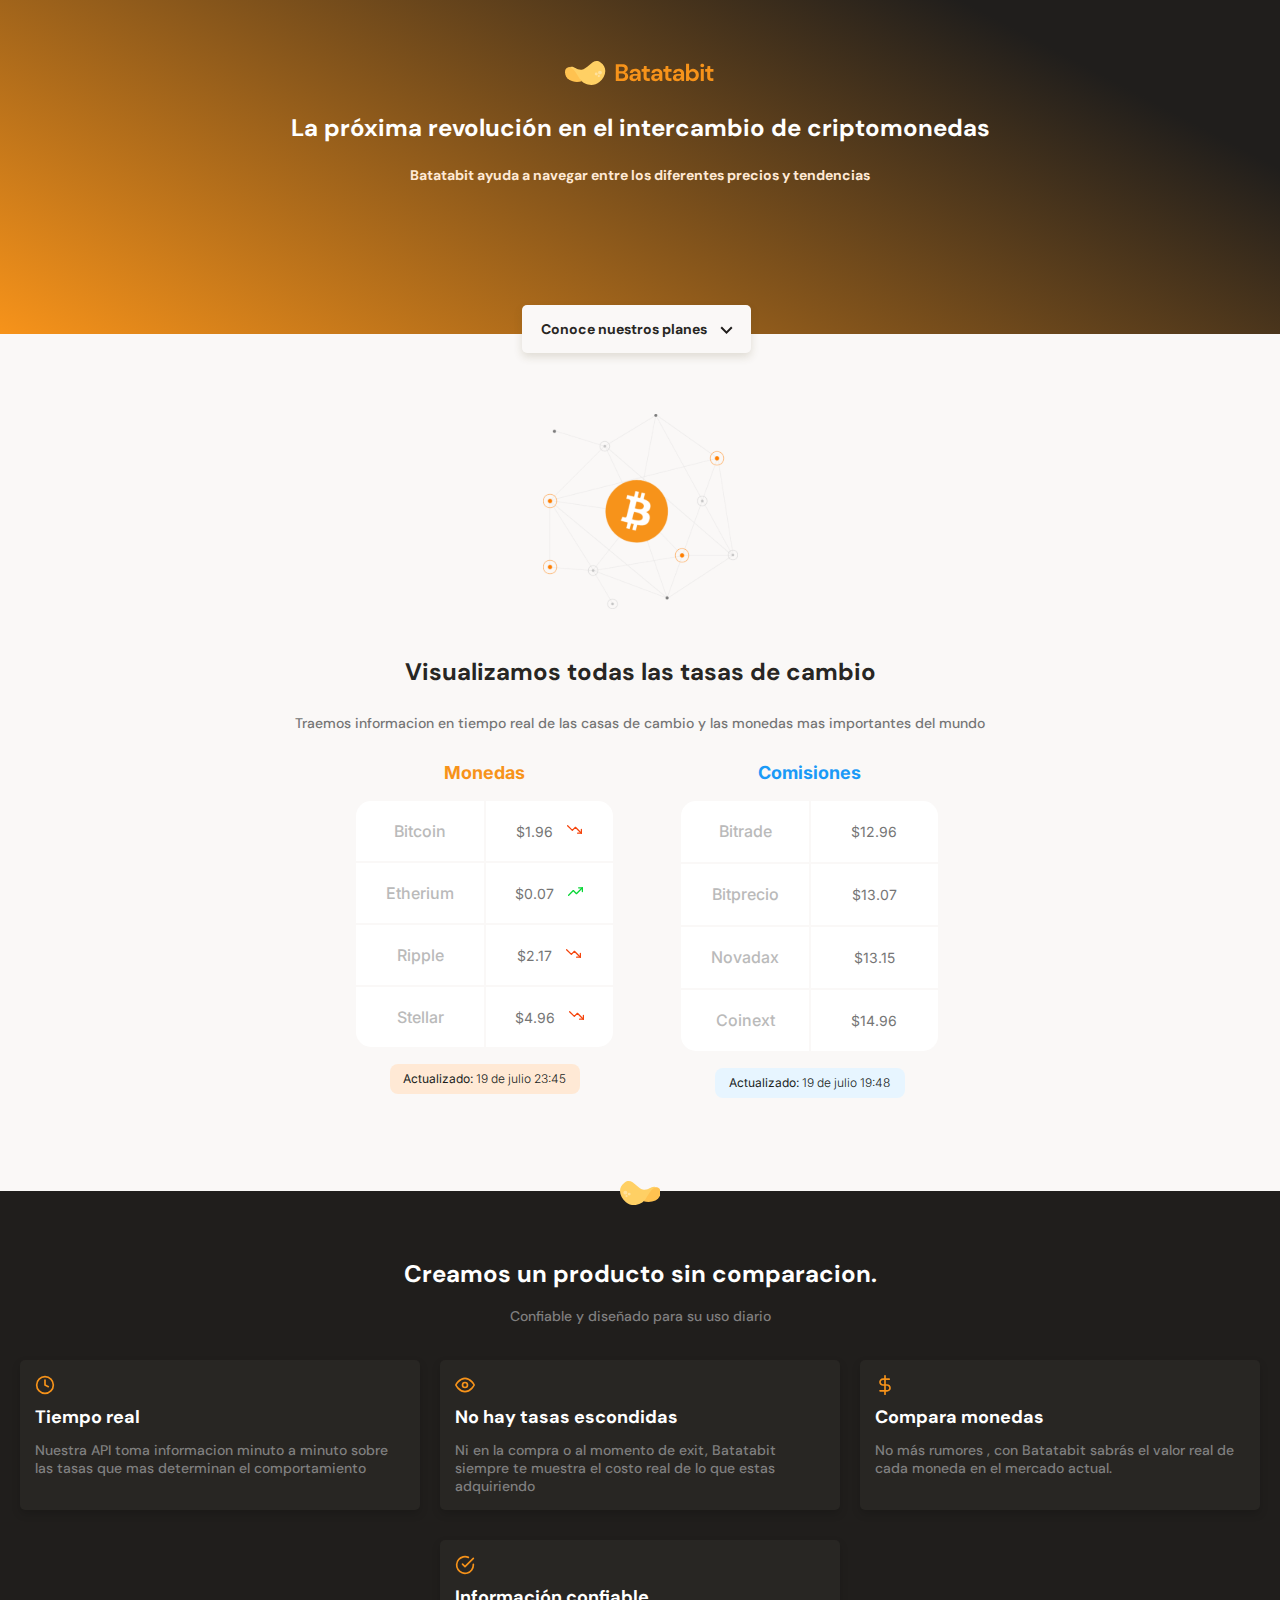
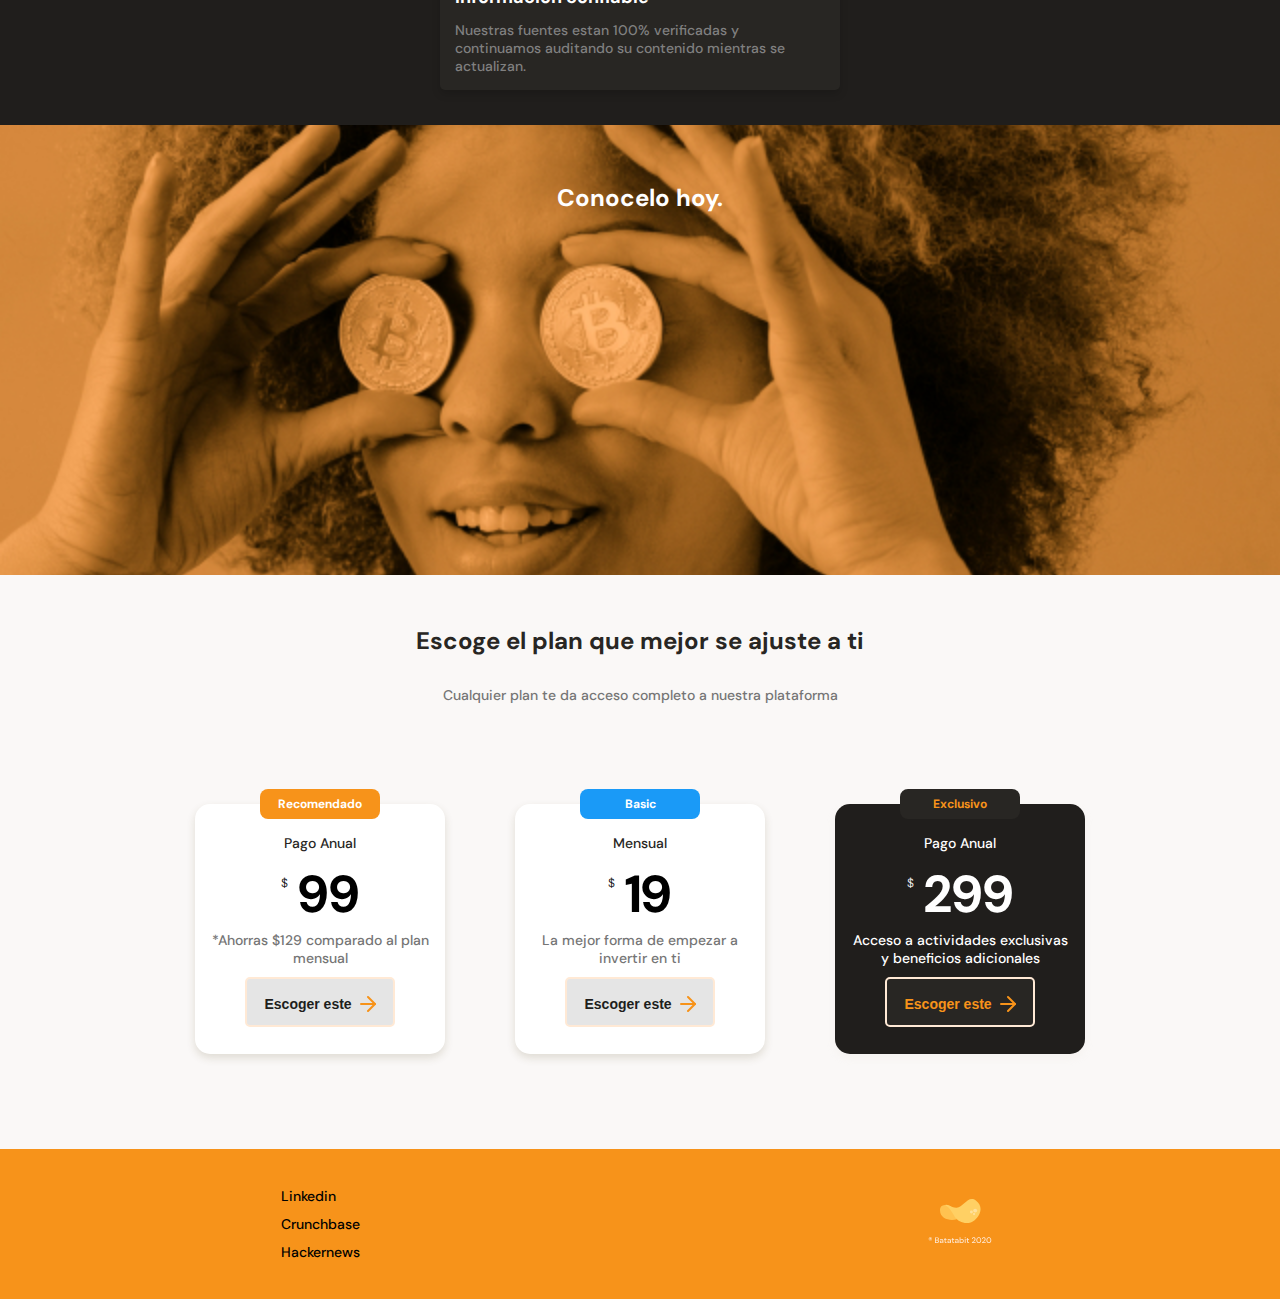
<file: index.html>
<!DOCTYPE html>
<html lang="en">
<head>
    <meta charset="UTF-8">
    <meta name="viewport" content="width=device-width, initial-scale=1.0">
    <link rel="preconnect" href="https://fonts.gstatic.com">
<link href="https://fonts.googleapis.com/css2?family=DM+Sans:wght@400;500;700&family=Inter:wght@300;500&display=swap" rel="stylesheet">
    <link rel="stylesheet" href="./styles/styles.css">
    <link rel="stylesheet" href="./styles/tablet.css" media="(min-width: 930px)">
    <title>Document</title>
</head>
<body>
    <header>
        <img src="./assets/img/logo.svg" alt="">

        <div class="header--title--container">
            <h1>La próxima revolución en el intercambio de criptomonedas</h1>
            <p>Batatabit ayuda a navegar entre los diferentes 
                precios y tendencias
            </p>
            <a href="#plans" class="header--button"> Conoce nuestros planes <span></span> </a>
        </div>
    </header>


    <main>
        <section class="main--exchange--container">
            <div class="backgroundImg">

            </div>
            <div class="main--exchange--container--title">
                <h2>Visualizamos todas las tasas de cambio</h2>
                <p>Traemos informacion en tiempo real de las casas de cambio y las monedas mas importantes del mundo</p>
            </div>
            <section class="main--tables--container">
                <div class="main--currency--table">
                    <p class="currency--table--title">Monedas</p>
                    <div class="currency--table--container">
                        <table>
                            <tr>
                                <td class="table__top-left">Bitcoin</td>
                                <td class="table__top-right table__right">$1.96 <span class="down"></span></td>
                            </tr> 

                            <tr>
                                <td>Etherium</td>
                                <td class="table__right">$0.07 <span class="up"></span></td>
                            </tr> 

                            <tr>
                                <td>Ripple</td>
                                <td class="table__right">$2.17 <span class="down"></span></td>
                            </tr> 

                            <tr>
                                <td class="table__bottom--left">Stellar</td>
                                <td class="table__bottom--right table__right">$4.96 <span class="down"></span></td>
                            </tr> 
                        </table>
                        <div class="currency--table--date">
                            <p>  <b>Actualizado:</b>  19 de julio 23:45 </p>
                        </div>
                    </div>
                </div>

                                
                <div class="main--comisions--table">
                    <h2>Comisiones</h2>
                    <div class="comisions--table--container">
                        <table>
                            <tr>
                                <td class="table__top--right">Bitrade</td>
                                <td class="table__top--left table--right">$12.96</td>
                            </tr>
                            <tr>
                                <td>Bitprecio</td>
                                <td class="table--right">$13.07</td>
                            </tr>
                            <tr>
                                <td>Novadax</td>
                                <td class="table--right">$13.15</td>
                            </tr>
                            <tr>
                                <td class="table__bottom--left">Coinext</td>
                                <td class="table--right table__bottom--right">$14.96</td>
                            </tr>
                        </table>
                        <div class="comisions--table--date">
                            <p> <b>Actualizado:</b>  19 de julio 19:48</p>
                        </div>
                    </div>
                </div>
            </section>
        </section>

        <section class="main--product--detail">
            <span class="product--detail--batata-logo"></span>
            <div class="product--detail--title">
                <h2>Creamos un producto sin comparacion.</h2>
                <p>Confiable y diseñado para su uso diario</p>
            </div>

            <section class="product-cards--container">
                <article class="product-detail--card">
                    <span class="icon clock"></span>
                    <p class="product-card--title">Tiempo real</p>
                    <p class="product-card--body">Nuestra API toma informacion minuto a minuto sobre las tasas que mas determinan el comportamiento</p>
                </article>
                <article class="product-detail--card">

                    <span class="icon eye"></span>
                    <p class="product-card--title">No hay tasas escondidas</p>
                    <p class="product-card--body">Ni en la compra o al momento de exit, Batatabit siempre te muestra el costo real de lo que estas adquiriendo</p>

                </article>
                <article class="product-detail--card">

                    <span class="icon money"></span>
                    <p class="product-card--title">Compara monedas</p>
                    <p class="product-card--body">No más rumores , con Batatabit sabrás el valor real de cada moneda en el mercado actual.</p>


                </article>
                <article class="product-detail--card">

                    <span class="icon check"></span>
                    <p class="product-card--title">Información confiable</p>
                    <p class="product-card--body">Nuestras fuentes estan 100% verificadas y continuamos auditando su contenido mientras se actualizan.</p>

                </article>
            </section>

        </section>

        <section class="bitcoin-img-container">

            <h2>Conocelo hoy.</h2>

        </section>

        <section id="plans" class="main--plans--container">

            <div class="plans--title">

                <h2>Escoge el plan que mejor se ajuste a ti</h2>
                <p>Cualquier plan te da acceso completo a nuestra plataforma</p>

            </div>

            <section class="plans--container--slider">
                <article class="plans--container--class">
                    <p class="recomended">Recomendado</p>
                    <div class="plan--info--container">
                        <h3 class="plan--card--title">Pago Anual</h3>
                        <p class="plan--card--price"><span>$</span> 99</p>
                        <p class="plan--card--saving">*Ahorras $129 comparado al plan mensual</p>
                        <button class="plan-card--call">Escoger este <span></span></button>
                    </div>
                </article>

                <article class="plans--basic--class">
                    <p class="basic">Basic</p>
                    <div class="plan--info--container">
                        <h3 class="plan--card--title">Mensual</h3>
                        <p class="plan--card--price"><span>$</span> 19 </p>
                        <p class="plan--card--saving">La mejor forma de empezar a invertir en ti</p>
                        <button class="plan-card--call">Escoger este <span></span></button>
                    </div>
                </article>

                <article class="plans--exclusive--class">
                    <p class="exclusivo">Exclusivo</p>
                    <div class="plan--exclusive--container">
                        <h3 class="plan--card--title">Pago Anual</h3>
                        <p class="plan--card--price"><span>$</span> 299</p>
                        <p class="plan--card--saving">Acceso a actividades exclusivas y beneficios adicionales</p>
                        <button class="plan-card--call">Escoger este <span></span></button>
                    </div>
                </article>
            </section>
        </section>
    </main>

    <footer>

        <section class="left">
            <ul>
                <li><a href="#"></a>Linkedin</li>
                <li><a href="#"></a>Crunchbase</li>
                <li><a href="#"></a>Hackernews</li>
            </ul>
        </section>
        <section class="right">
            <img src="./assets/img/logo-footer.svg" alt="Logotipo de Batatabit 2021">
        </section>

    </footer>

</body>
</html>
</file>
<file: styles/styles.css>
/*
1. Posicionamiento
2. Modelo de caja (Box-model)
3. Tipografia
4. Visuales (Shadow box, border radius)
5. Otros
*/
/*Implementacion de variables*/
:root
{
/* Colores*/
--bitcoin-orange: #F7931A;
--soft-orange: #FFE9D5;
--secondary-blue: #1A9AF7;
--soft-blue: #E7F5FF;
--warm-black: #201E1C;
--black: #282623;
--grey: #BABABA;
--off-white: #FAF8F7;
--just-white: #FFFFFF;

}
*
{
    margin: 0;
    padding: 0;
    box-sizing: border-box;
}

html
{
    font-size: 62.5%;
    font-family: 'DM Sans', sans-serif;
}


header
{
    position:relative;
    display: flex;
    flex-direction: column;
    justify-content: center;
    width: 100%;
    min-width: 320px;
    height: 334px;
    text-align: center;
    background: linear-gradient(207.8deg, #201E1C 16.69%, #F7931A 100%);
}

header img
{
    width: 150px;
    height: 24px;
    margin-top: 60px;
    align-self: center;
}

.header--title--container
{
    width: 90%;
    min-width: 288px;
    max-width: 900px;
    height: 218px;
    margin-top: 30px;
    text-align: center;
    align-self: center;
}

.header--title--container h1
{
    font-size: 2.4rem;
    font-weight: bold;
    line-height: 2.6rem; /* Dimension entre lineas */
    color: var(--just-white);
}

.header--title--container p
{
    margin-top: 25px;
    font-size: 1.4rem;
    font-weight: bold;
    line-height: 1.8rem; /* Dimension entre lineas */
    color: var(--soft-orange);   
}

.header--title--container .header--button
{
    position:absolute;
    left: calc(50% - 118px);
    top: 270px;
    display: block;
    margin-top:35px ;
    padding: 15px;
    width: 229px;
    height:48px;
    background-color: var(--off-white);
    /*Sombras*/
    box-shadow: 0px 4px 8px rgba(89, 73, 30, 0.16);
    border: none;
    border-radius: 5px;
    /*Fuentes*/
    font-size: 1.4rem;
    font-weight: bold;
    text-decoration: none;
    color: var(--black);
}

.header--button span
{
    display: inline-block;
    width: 13px;
    height: 8px;
    margin-left: 10px;
    background-image: url('../assets/icons/down-arrow.svg');
}

main
{
    width: 100%;
    min-width: 320px;
    height: auto;
    background-color: var(--off-white);
}

.main--exchange--container
{
    width: 100%;
    height: auto;
    padding-top: 80px;
    padding-bottom: 30px;
    text-align: center;
}

.main--exchange--container--title
{
    width: 100%;
    min-width: 288px;
    max-width: 900px;
    margin: 0 auto;
}

.main--exchange--container .backgroundImg
{
    width: 195px;
    height: 195px;
    margin: 0 auto;
    margin-bottom: 50px;
    background-image: url(../assets/img/Bitcoin.svg);
    background-size: cover;
    background-position: center;
    background-repeat: no-repeat;
}

.main--exchange--container h2
{
    margin-bottom: 30px;
    font-size: 2.4rem;
    font-weight: bold;
    line-height: 2.6rem;
    color: var(--black);
}

.main--exchange--container p
{
    margin-bottom: 30px;
    font-size: 1.4rem;
    font-weight: 500;
    line-height: 1.6rem;
    color: #757575;
}

.main--tables--container
{
    display: flex;
    gap: 50px;
    min-width: 250px;
    max-width: 600px;
    height: 400px;
    margin: 0 auto;
    overflow-x: scroll;
    overscroll-behavior-x: contain;
    scroll-snap-type: x proximity;
}

.main--currency--table
{
    width: 70%;
    min-width: 235px;
    max-width: 500px;
    height: 360px;
    margin: 0 auto;
    font-family: 'Inter',sans-serif;
}

.main--currency--table .currency--table--title
{
    margin-bottom: 15px;
    font-size: 1.8rem;
    font-weight: bold;
    line-height: 2.3rem;
    color: var(--bitcoin-orange);
}

.currency--table--container
{
    width: 90%;
    min-width: 230px;
    max-width: 300px;
    height: 250px;
    margin: 0 auto;
}

.currency--table--container table
{
    width: 100%;
    height: 100%;
}

.currency--table--container td
{
    width: 50%;
    font-size: 1.6rem;
    font-weight: 500;
    line-height: 1.9rem;
    color: var(--grey);
    background-color: var(--just-white);
}

.currency--table--container .table__top-left
{
    border-radius: 15px 0 0 0;
}


.currency--table--container .table__top-right
{
    border-radius: 0 15px 0 0;
}

.currency--table--container .table__bottom--left
{
    border-radius: 0 0 0 15px;
}

.currency--table--container .table__bottom--right
{
    border-radius: 0 0 15px 0;
}

.currency--table--container .table__right
{
    font-size: 1.4rem;
    font-weight: normal;
    line-height: 1.7rem;
    color: #757575;
} 

.currency--table--container .down
{
    display: inline-block;
    width: 15px;
    height: 15px;
    margin-left: 10px;
    background-image: url(../assets/icons/trending-down.svg);
    background-size: cover;
    background-position: center;
    background-repeat: no-repeat;
}

.currency--table--container .up
{
    display: inline-block;
    width: 15px;
    height: 15px;
    margin-left: 10px;
    background-image: url(../assets/icons/trending-up.svg);
    background-size: cover;
    background-position: center;
    background-repeat: no-repeat;
}

.currency--table--container .currency--table--date
{
    width: 190px;
    height: 30px;
    margin: 0 auto;
    margin-top: 15px;
    padding: 8px;
    background-color:var(--soft-orange);
    border-radius: 8px;
    
    
    
}

.currency--table--container .currency--table--date p
{
    font-size: 1.2rem;
    font-weight: 300;
    line-height: 1.45rem;
    color: var(--warm-black);
}

.main--comisions--table
{
    width: 63%;
    min-width: 235px;
    max-width: 300px;
    height: 360px;
    margin: 0 auto;
    font-family: 'Inter',sans-serif;
}

.main--comisions--table h2
{
    margin: 0 0 15px;
    font-size: 1.8rem;
    font-weight: bold;
    line-height: 2.3rem;
    color: var(--secondary-blue);
}

.main--table--container .comisions--table--container
{
    width: 90%;
    min-width: 230px;
    max-width: 300px;
    height: 300px;
    margin: 0 auto;
}

.comisions--table--container table
{
    width: 100%;
    height: 100%;
}

.comisions--table--container td
{
    width: 50%;
    padding: 12px;
    font-size: 1.6rem;
    font-weight: 500;
    line-height: 3.7rem;
    color: var(--grey);
    background-color: var(--just-white);
}

.comisions--table--container .table--right
{
    font-size: 1.4rem;
    font-weight: 400;
    line-height: 1.7rem;
    color: #757575;
    
}

.comisions--table--container .table__top--right
{
    border-radius: 15px 0 0 0;
}

.comisions--table--container .table__top--left
{
    border-radius: 0 15px 0 0;
}

.comisions--table--container .table__bottom--right
{
    border-radius:  0 0 15px 0;
}

.comisions--table--container .table__bottom--left
{
    border-radius: 0 0 0 15px;
}

.comisions--table--container .comisions--table--date
{
    width: 190px;
    height: 30px;
    margin: 0 auto;
    margin-top: 15px;
    padding: 8px;
    background-color:#E7F5FF;
    border-radius: 8px;
}

.comisions--table--container .comisions--table--date p
{
    font-size: 1.2rem;
    font-weight: 300;
    line-height: 1.45rem;
    color: var(--warm-black);
}

.main--product--detail
{
    position: relative;
    width: 100%;
    min-width: 320px;
    max-width: 900px;
    height: auto;
    margin: 0 auto;
    padding: 20px 10px;
    background-color: var(--warm-black);
}

.product--detail--batata-logo
{
    position:absolute;
    width: 40px;
    height: 25px;
    top: -10px;
    left: calc(50% - 20px);
    background-image: url("../assets/icons/batata.svg");
}

.product--detail--title
{
    width: 90%;
    min-width: 288px;
    height: auto;
    margin: 0 auto;
    margin-top: 50px;
    text-align: center;
}

.product--detail--title h2
{
    margin-bottom: 20px;
    font-size: 2.4rem;
    font-weight: bold;
    line-height: 2.6rem;
    color: var(--just-white);
}

.product--detail--title p
{
    margin-bottom: 20px;
    font-size: 1.4rem;
    font-weight: 500;
    line-height: 1.8rem;
    color: #808080;
}

.product-detail--card
{
    width: 90%;
    min-width: 288px;
    max-width: 400px;
    height: 150px;
    margin: 15px auto;
    padding:15px;
    background-color: var(--black);
    border-radius: 5px;
    box-shadow: 0 4px 8px rgba(0, 0, 0, 0.16);
}
.icon
{
    display: inline-block;
    width: 20px;
    height: 20px;
    margin-bottom: 10px;
    background-size: cover;
    background-position: center ;
    background-repeat: no-repeat;
}
.clock
{
    background-image: url("../assets/icons/clock.svg");
}

.eye
{
    background-image: url("../assets/icons/eye.svg");
}

.money
{
    background-image: url("../assets/icons/dollar-sign.svg");
}

.check
{
    background-image: url("../assets/icons/check-circle.svg");
}
.product-card--title
{
    margin-bottom: 15px;
    font-size: 1.8rem;
    font-weight: bold;
    line-height: 1.8rem;
    color: var(--just-white);
}

.product-card--body
{
    font-size: 1.4rem;
    font-weight: 500;
    line-height: 1.8rem;
    color: #808080;
}

.bitcoin-img-container 
{
    width: 100%;
    min-width: 320px;
    height: 50vh;
    background-image: url(../assets/img/bitcoinbaby2x.jpg);
    background-position: center ;
    background-size: cover;
    background-repeat: no-repeat;
    text-align: center;
}

.bitcoin-img-container h2
{
    padding-top: 60px;
    font-size: 2.4rem;
    font-weight: bold;
    line-height: 2.6rem;
    color: var(--just-white);
}

.main--plans--container
{
    width: 100%;
    min-width: 320px;
    padding-bottom: 70px;
    text-align: center;
}

.plans--title
{
    width: 90%;
    min-width: 288px;
    height: auto;
    margin: 0 auto;
    margin-bottom: 50px;

}

.plans--title h2
{
    padding-top: 50px;
    font-size: 2.4rem;
    font-weight: bold;
    font-weight: 2.6rem;
    color: var(--black);
}

.plans--title p
{
    padding-top: 30px;
    font-size: 1.4rem;
    font-weight: 500;
    line-height: 1.8rem;
    color: #757575;
}

.plans--container--slider
{
    display: flex;
    gap: 50px;
    height: 325px;
    overflow-x: scroll;
    overscroll-behavior-x: contain;
    scroll-snap-type: x proximity;
}

.plans--container--class
{
    position: relative;
    scroll-snap-align:center;
    width: 50%;
    min-width: 200px;
    max-width: 250px; 
    height: 250px;
    margin: 50px 10px 0;
    padding:  0 15px;
    background-color: var(--just-white);
    border-radius: 15px;
    box-shadow: 0 4px 8px rgba(89, 73, 30, 0.16);

}

.plans--container--class .recomended
{
    position: absolute;
    width: 120px;
    min-width: 100px;
    max-width: 200px;
    height: 30px;
    left: calc(50% - 60px);
    top: -15px;
    padding: 8px;
    border-radius: 8px;
    font-size: 1.2rem;
    font-weight: 700;
    line-height: 1.5rem;
    background-color: var(--bitcoin-orange);
    color: var(--just-white);
}

.plan--card--title
{
    padding-top: 30px;
    font-size: 1.4rem;
    font-weight: 500;
    line-height: 1.8rem;
    color: var(--black);
}

.plan--card--price
{
    padding: 5px 0;
    font-size: 5.2rem;
    font-weight: bold;
    line-height: 5.3rem;
    color: black;
}

.plan--card--price span
{
    font-size: 1.2rem;
    font-weight: 300;
    vertical-align: 25px;
}

.plan--card--saving
{
    margin-top: 5px;
    font-size: 1.4rem;
    font-weight: 500;
    color: #757575;
}

.plan-card--call
{

    width: 150px;
    height: 50px;
    margin-top: 10px;
    background-color: #E5E5E5;
    border: 2px var(--soft-orange) solid;
    border-radius: 5px;
    font-size: 1.4rem;
    font-weight: bold;
    line-height: 1.8rem;
    color: var(--warm-black);

}

.plan-card--call span
{
    display: inline-block;
    width: 20px;
    height: 20px;
    background-image: url(../assets/icons/orange-right-arrow.svg);
    vertical-align: text-bottom;
}

.plans--basic--class
{
    position: relative;
    width: 50%;
    min-width: 200px;
    max-width: 250px; 
    height: 250px;
    margin: 50px 10px 0;
    padding:  0 15px;
    background-color: var(--just-white);
    border-radius: 15px;
    box-shadow: 0 4px 8px rgba(89, 73, 30, 0.16);

}

.plans--basic--class .basic
{
    position: absolute;
    width: 120px;
    min-width: 100px;
    max-width: 200px;
    height: 30px;
    left: calc(50% - 60px);
    top: -15px;
    padding: 8px;
    border-radius: 8px;
    font-size: 1.2rem;
    font-weight: 700;
    line-height: 1.5rem;
    background-color: var(--secondary-blue);
    color: var(--just-white);
}

.plans--exclusive--class .exclusivo
{
    position: absolute;
    width: 120px;
    min-width: 100px;
    max-width: 200px;
    height: 30px;
    left: calc(50% - 60px);
    top: -15px;
    padding: 8px;
    border-radius: 8px;
    font-size: 1.2rem;
    font-weight: 700;
    line-height: 1.5rem;
    background-color: var(--black);
    color: var(--bitcoin-orange);
}

.plans--exclusive--class
{
    position: relative;
    width:50%;
    min-width: 200px;
    max-width: 250px;
    height: 250px;
    margin: 50px 10px ;
    padding: 0 15px;
    background-color: var(--warm-black);
    border-radius: 15px;
    box-shadow: 0 4px 8px rgba(224, 219, 203, 0.16);
}

.plans--exclusive--class .plan--card--title
{
    padding-top: 30px;
    font-size: 1.4rem;
    font-weight: 500;
    line-height: 1.8rem;
    color: var(--just-white);
}

.plans--exclusive--class .plan--card--price
{
    padding: 5px 0;
    font-size: 5.2rem;
    font-weight: bold;
    line-height: 5.3rem;
    color: var(--just-white);
}

.plans--exclusive--class .plan--card--saving
{
    margin-top: 5px;
    font-size: 1.4rem;
    font-weight: 500;
    color: var(--just-white);    
}

.plans--exclusive--class .plan-card--call
{
    width: 150px;
    height: 50px;
    margin-top: 10px;
    background-color: var(--black);
    border: 2px var(--soft-orange) solid;
    border-radius: 5px;
    font-size: 1.4rem;
    font-weight: bold;
    line-height: 1.8rem;
    color: var(--bitcoin-orange);
}

footer
{
    display: flex;
    width: 100%;
    height: 150px;
    background-color: var(--bitcoin-orange);
}

footer section
{
    display: flex;
    width: 50%;
    justify-content: center;
    align-items: center;
}

footer .left ul
{
    font-size: 1.4rem;
    font-weight: 500;
    line-height: 1.8rem;
    list-style: none;
}

.left li
{
    margin: 10px ;
}

.left a
{
    text-decoration: none;
    color: var(--just-white);
}
</file>
<file: styles/tablet.css>
.product-cards--container
{
    display: flex;
    flex-wrap: wrap;
    width: 100%;
    margin: 0 auto;
}

.main--product--detail
{
    width:100%;
    max-width: none;
}

.plans--container--slider
{
    justify-content: center;
}

.main--tables--container
{
    display: flex;
    width: 930px;
    margin: 0 auto;

}
</file>
